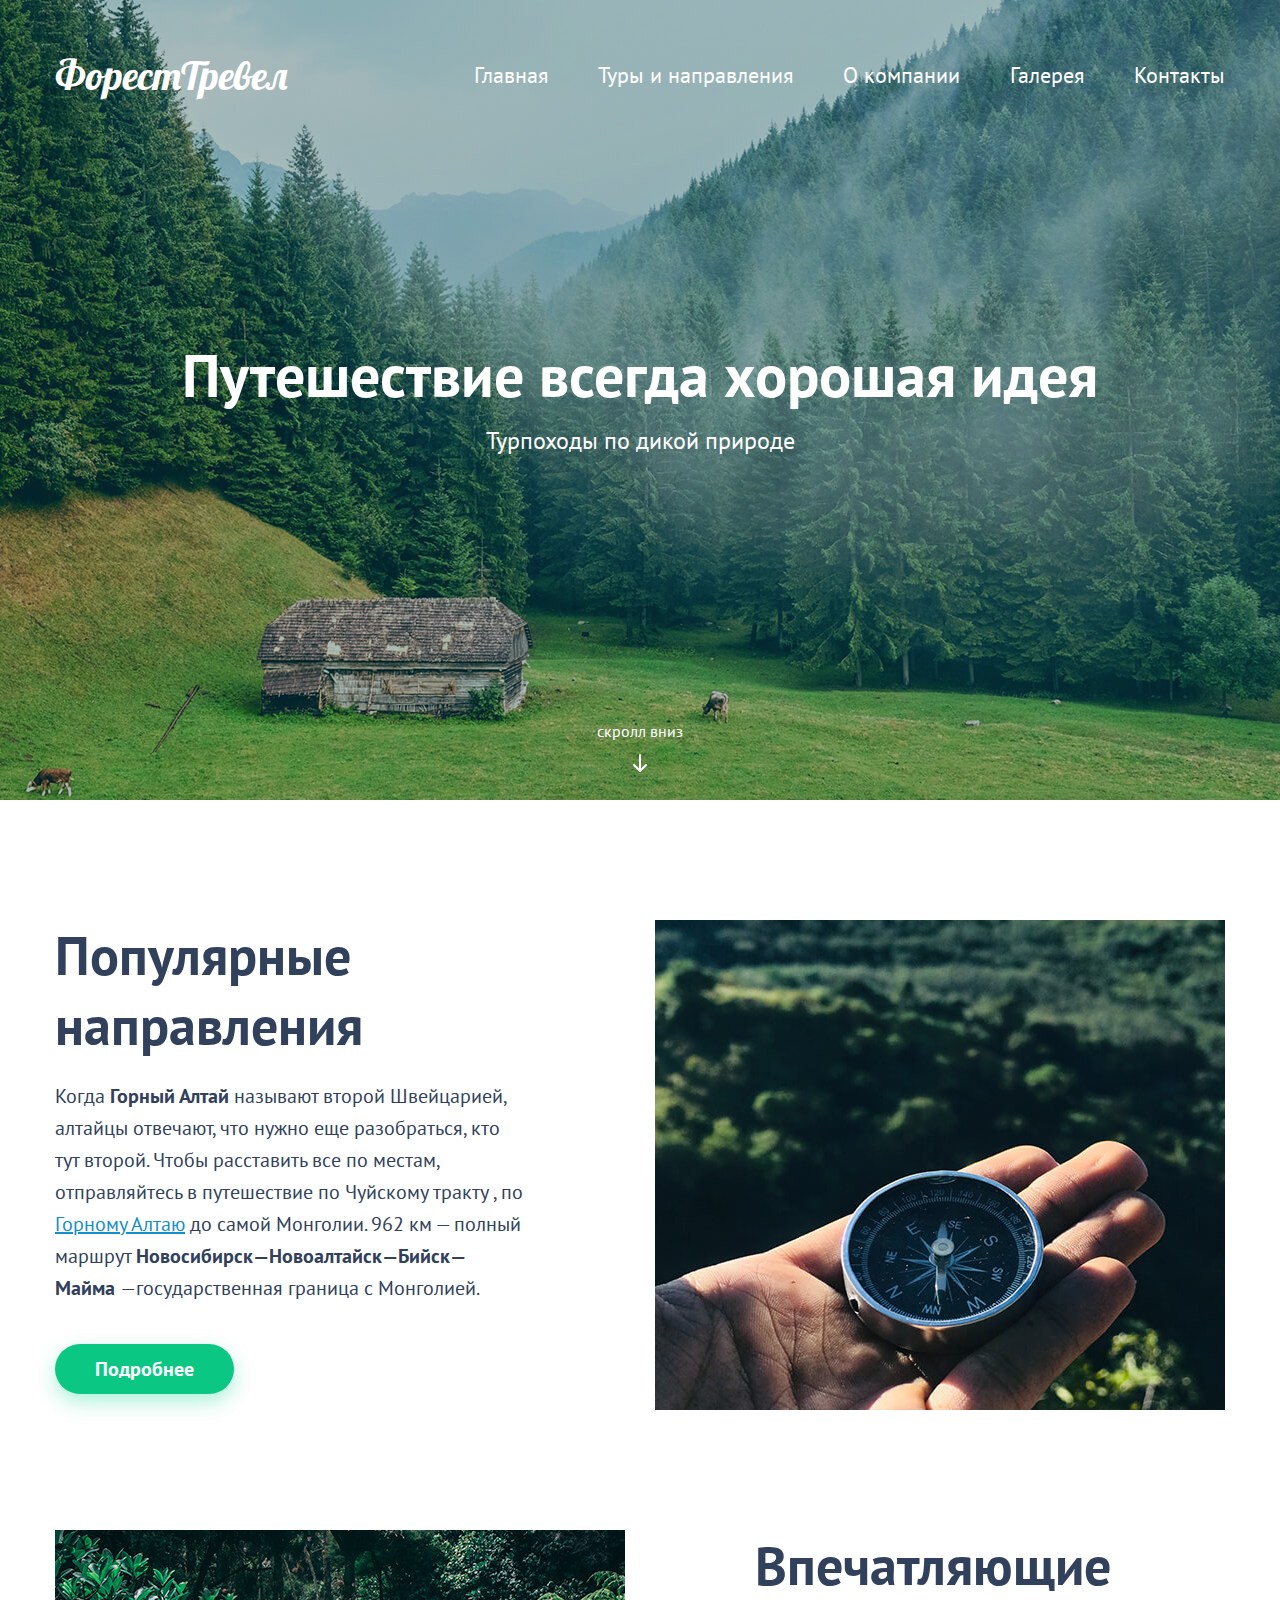
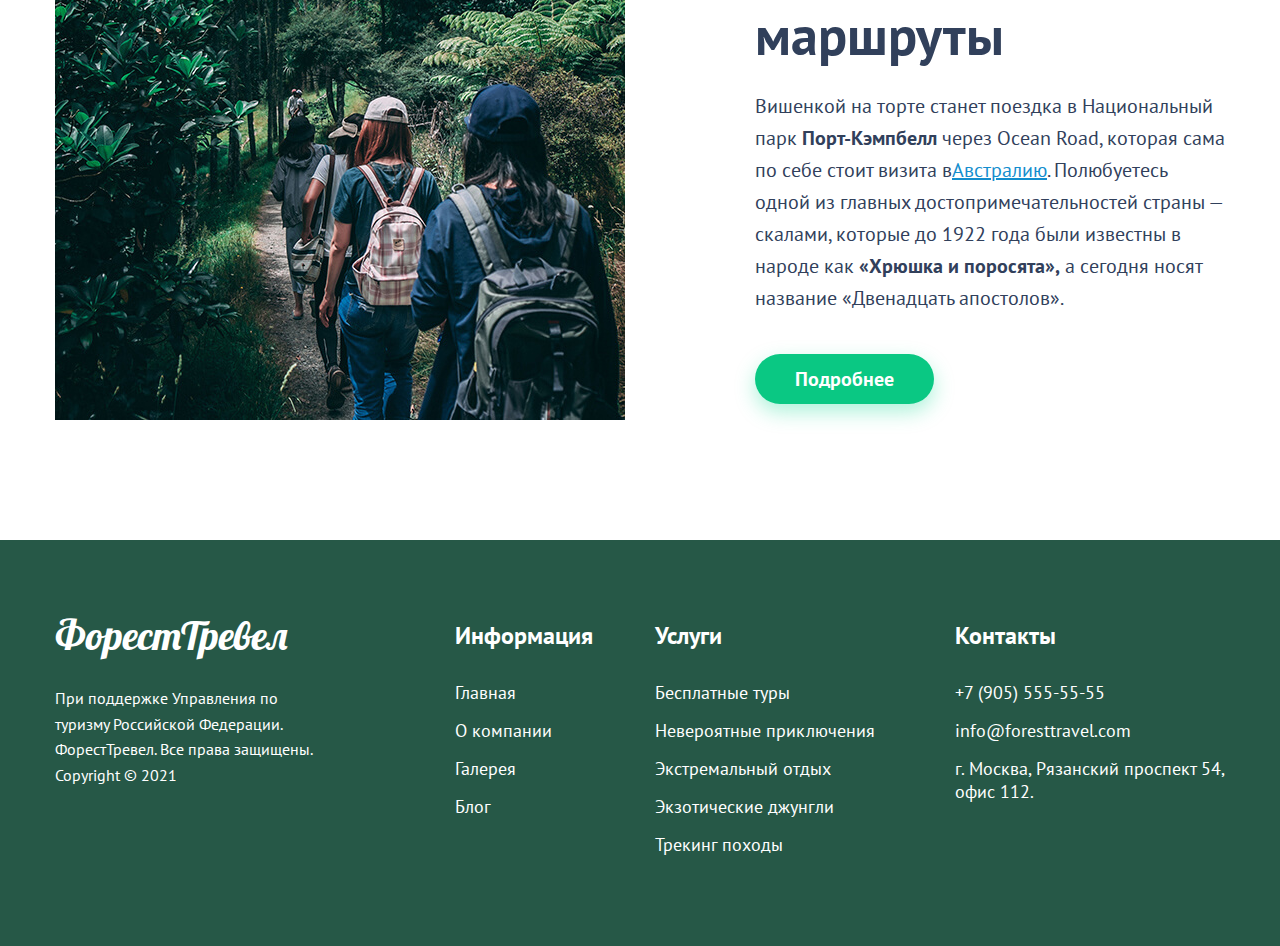
<file: index.html>
<!DOCTYPE html>
<html lang="ru">

<head>
    <meta charset="UTF-8">
    <meta name="viewport" content="width=device-width, initial-scale=1.0">
    <title>Туристическое агенство - Форест Тревел</title>
    <meta name="description" content="Турпоходы по дикой природе от туристического агенства Форест Тревел">
    <meta name="keywords" content="турпоходы, лес, природа, путешествия, турагентсво, Форест Тревел">

    <link rel="stylesheet" href="./css/main.css">

    <meta property="og:title" content="Турпоходы - Форест Тревел"/>
    <meta property="og:description" content="Турпоходы по дикой природе"/>
    <meta property="og:image" content="http://h953334u.beget.tech/ForestTravel/images/OpenGraph/OpenGraph.jpg"/>
    <meta property="og:type" content="website"/>
    <meta property="og:url" content= "http://h953334u.beget.tech/ForestTravel/index.html" />


    <link rel="apple-touch-icon" sizes="180x180" href="./images/favicons/apple-touch-icon.png">
    <link rel="icon" type="image/png" sizes="32x32" href="./images/favicons/favicon-32x32.png">
    <link rel="icon" type="image/png" sizes="16x16" href="./images/favicons/favicon-16x16.png">
    <link rel="manifest" href="./images/favicons/site.webmanifest">
    <link rel="mask-icon" href="./images/favicons/safari-pinned-tab.svg" color="#5bbad5">
    <link rel="shortcut icon" href="./images/favicons/favicon.ico">
    <meta name="msapplication-TileColor" content="#5f888d">
    <meta name="msapplication-config" content="./images/favicons/browserconfig.xml">
    <meta name="theme-color" content="#ffffff">
</head>

<body>

    <header class="header">
        <div class="header-top">
            <div class="logo"><a href="./index.html">ФорестТревел</a></div>
            <nav class="header-nav">
                <ul class="header-nav-list">
                    <li class="header-nav-list-item"><a href="./index.html" class="header-nav-link">Главная</a></li>
                    <li class="header-nav-list-item"><a href="./tours.html" class="header-nav-link">Туры и направления</a></li>
                    <li class="header-nav-list-item"><a href="404.html" class="header-nav-link">О компании</a></li>
                    <li class="header-nav-list-item"><a href="404.html" class="header-nav-link">Галерея</a></li>
                    <li class="header-nav-list-item"><a href="./contacts.html" class="header-nav-link">Контакты</a></li>
                </ul>


            </nav>
            <button class="header__burger">
                <span></span>
            </button>
        </div>

        <div class="header-content">
            <h1 class="header-title">Путешествие всегда хорошая идея</h1>
            <p>Турпоходы по дикой природе</p>
        </div>


        <a href="#scroll" class="header-scroll">скролл вниз</a>
    </header>

    <main id="scroll" class="main">

        <div class="burger__menu">


			<ul class="burger__nav">
				<li class="burger__nav-item"><a href="index.html">Главная</a></li>
				<li class="burger__nav-item"><a href="tours.html">Туры и направления</a></li>
				<li class="burger__nav-item"><a href="404.html">О компании</a></li>
				<li class="burger__nav-item"><a href="404.html">Галерея</a></li>
				<li class="burger__nav-item"><a href="tracking.html">Контакты</a></li>
			</ul>



		</div>

        <div class="container">
            <article class="main-row">
                <div class="main-content">
                    <div class="main-content-header">
                        <h2 class="main-header">Популярные направления</h2>
                    </div>

                    <div class="main-content-text">
                        <p>Когда <b>Горный Алтай</b> называют второй Швейцарией, алтайцы отвечают, что нужно еще
                            разобраться, кто тут второй. Чтобы расставить все по местам, отправляйтесь в путешествие по
                            Чуйскому тракту , по <a href=""> Горному Алтаю </a> до самой Монголии. 962 км — полный
                            маршрут
                            <b> Новосибирск—Новоалтайск—Бийск—Майма </b> —государственная граница с Монголией.
                        </p>
                    </div>

                    <a class="button" href="#">Подробнее</a>
                </div>
                <div class="main-img">
                    <img src="./images/main-page/img-01.jpg" alt="">
                </div>
            </article>

            <article class="main-row">
                <div class="main-content">
                    <div class="main-content-header">
                        <h2 class="main-header">Впечатляющие маршруты</h2>
                    </div>
                    <div class="main-content-text">
                        <p>
                            Вишенкой на торте станет поездка в Национальный парк <b>Порт-Кэмпбелл</b> через Ocean Road,
                            которая
                            сама по себе стоит визита в<a href=""> Австралию</a>. Полюбуетесь одной из главных
                            достопримечательностей
                            страны — скалами, которые до 1922 года были известны в народе как <b>«Хрюшка и
                                поросята»,</b> а
                            сегодня носят название «Двенадцать апостолов».
                        </p>
                    </div>

                    <a class="button" href="#">Подробнее</a>
                </div>
                <div class="main-img">
                    <img src="./images/main-page/img-02.jpg" alt="">
                </div>
            </article>
        </div>
    </main>

    <footer class="footer">
        <div class="container">
            <div class="footer-row">
                <div class="footer-copyright">
                    <div class="footer-logo">
                        <div class="logo"><a href="">ФорестТревел</a></div>
                    </div>

                    <p>При поддержке Управления по туризму Российской Федерации. ФорестТревел. Все права защищены.
                        Copyright © 2021</p>



                </div>

                <div class="footer-widgets-wrapper">
                    <div class="footer-widget footer-widget-info">
                        <h4 class="footer-widget-title">Информация</h4>
                        <ul class="footer-widget-list">
                            <li><a href="">Главная</a></li>
                            <li><a href="">О компании</a></li>
                            <li><a href="">Галерея</a></li>
                            <li><a href="">Блог</a></li>
                        </ul>
                    </div>

                    <div class="footer-widget footer-widget-services">
                        <h4 class="footer-widget-title">Услуги</h4>
                        <ul class="footer-widget-list">
                            <li><a href="">Бесплатные туры</a></li>
                            <li><a href="">Невероятные приключения</a></li>
                            <li><a href="">Экстремальный отдых</a></li>
                            <li><a href="">Экзотические джунгли</a></li>
                            <li><a href="">Трекинг походы</a></li>
                        </ul>
                    </div>

                    <div class="footer-widget footer-widget-contacts">
                        <h4 class="footer-widget-title">Контакты</h4>
                        <ul class="footer-widget-list">
                            <li><a href="tel:+79055555555">+7 (905) 555-55-55</a></li>
                            <li><a href="mailto:info@foresttravel.com">info@foresttravel.com</a></li>
                            <li><a href="https://yandex.ru/maps/?text={г. Москва, Рязанский проспект 54, офис 112.}" target="_blank">г. Москва, Рязанский проспект 54, офис 112.</a></li>
                        </ul>
                    </div>
                </div>
            </div>
        </div>
    </footer>
    <script src="./js/main.js"></script>
    
</body>

</html>
</file>
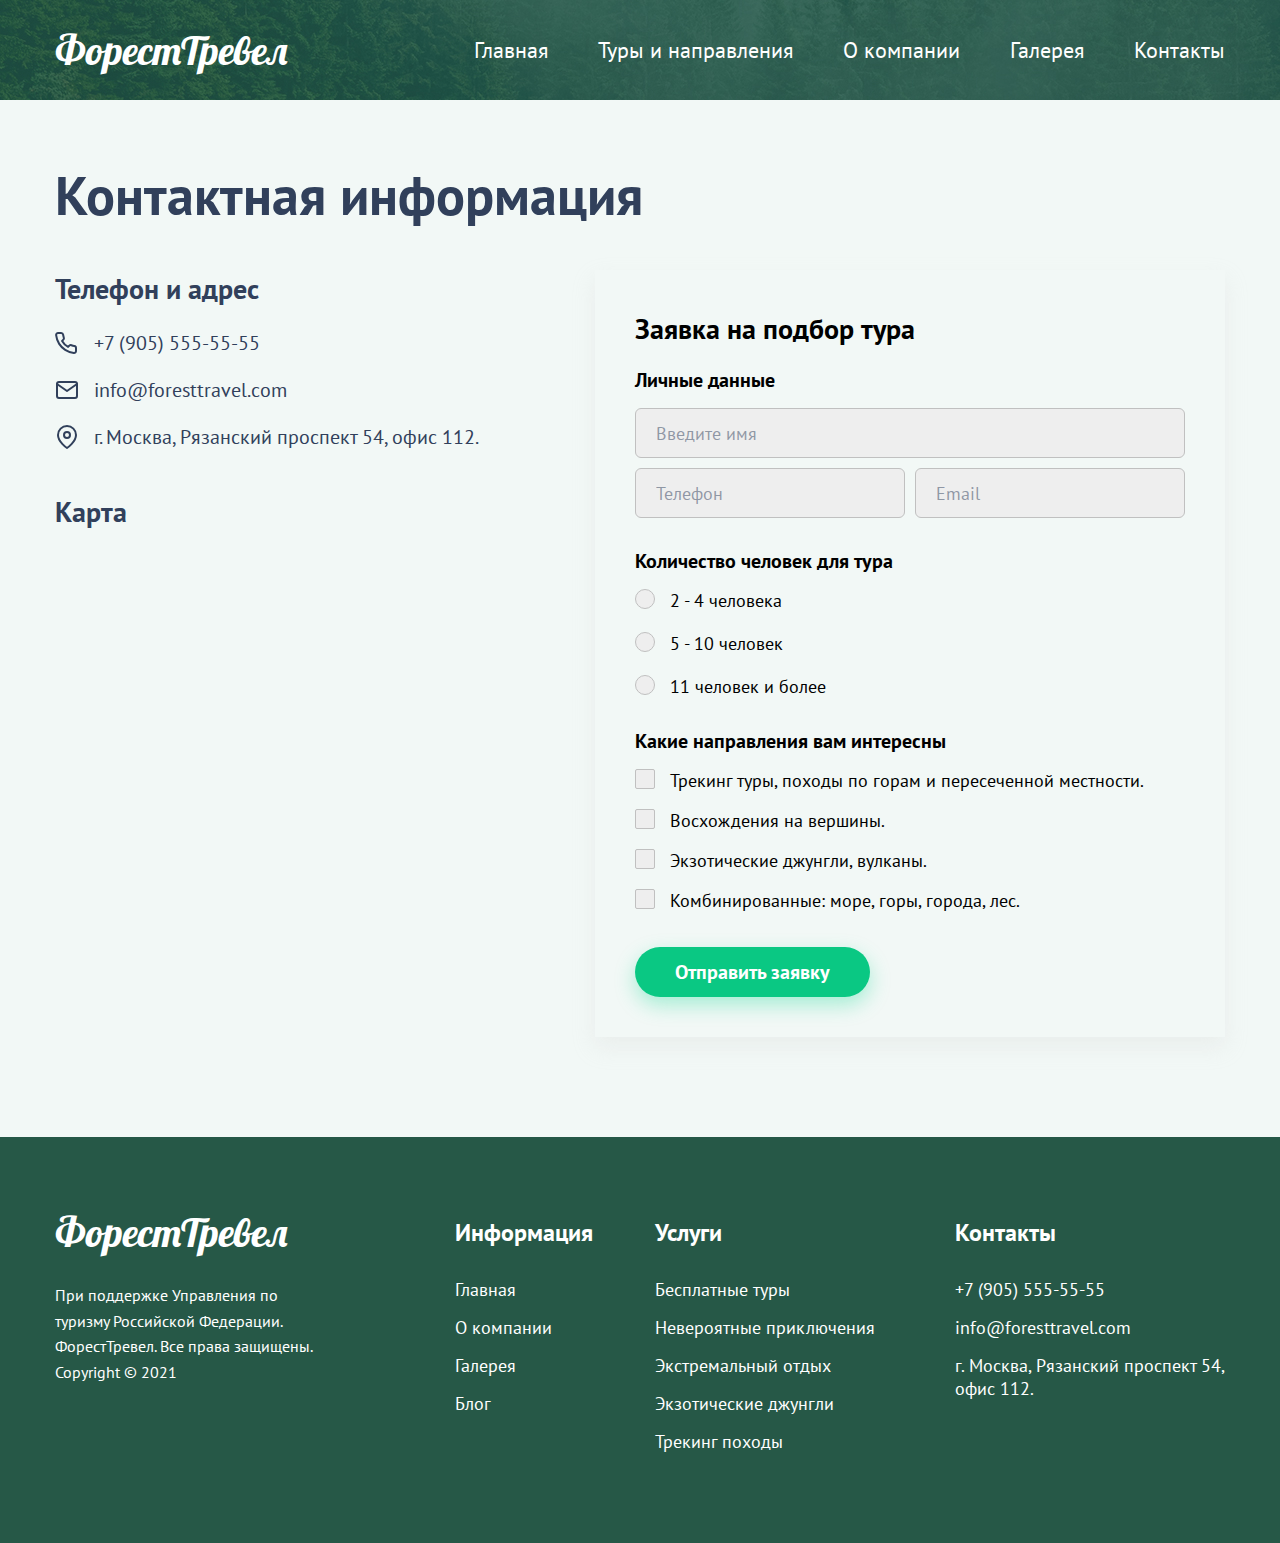
<file: contacts.html>
<!DOCTYPE html>
<html lang="ru">

<head>
    <meta charset="UTF-8">
    <meta name="viewport" content="width=device-width, initial-scale=1.0">
    <title>Контакты - Форест Тревел</title>
    <link rel="stylesheet" href="./css/main.css">

    <link rel="apple-touch-icon" sizes="180x180" href="./images/favicons/apple-touch-icon.png">
    <link rel="icon" type="image/png" sizes="32x32" href="./images/favicons/favicon-32x32.png">
    <link rel="icon" type="image/png" sizes="16x16" href="./images/favicons/favicon-16x16.png">
    <link rel="manifest" href="./images/favicons/site.webmanifest">
    <link rel="mask-icon" href="./images/favicons/safari-pinned-tab.svg" color="#5bbad5">
    <link rel="shortcut icon" href="./images/favicons/favicon.ico">
    <meta name="msapplication-TileColor" content="#5f888d">
    <meta name="msapplication-config" content="./images/favicons/browserconfig.xml">
    <meta name="theme-color" content="#ffffff">
</head>

<body>

    <header class="header header-inner">
        <div class="header-top ">
            <div class="logo"><a href="./index.html">ФорестТревел</a></div>
            <nav class="header-nav">
                <ul class="header-nav-list">
                    <li class="header-nav-list-item"><a href="./index.html" class="header-nav-link">Главная</a></li>
                    <li class="header-nav-list-item"><a href="./tours.html" class="header-nav-link">Туры и направления</a></li>
                    <li class="header-nav-list-item"><a href="404.html" class="header-nav-link">О компании</a></li>
                    <li class="header-nav-list-item"><a href="404.html" class="header-nav-link">Галерея</a></li>
                    <li class="header-nav-list-item"><a href="./contacts.html" class="header-nav-link">Контакты</a></li>
                </ul>



            </nav>
            <button class="header__burger">
                <span></span>
            </button>
        </div>



    </header>

    <main class="inner-page inner-page-contacts">
        <div class="burger__menu">


			<ul class="burger__nav">
				<li class="burger__nav-item"><a href="index.html">Главная</a></li>
				<li class="burger__nav-item"><a href="tours.html">Туры и направления</a></li>
				<li class="burger__nav-item"><a href="404.html">О компании</a></li>
				<li class="burger__nav-item"><a href="404.html">Галерея</a></li>
				<li class="burger__nav-item"><a href="tracking.html">Контакты</a></li>
			</ul>



		</div>
        <div class="container">
            <div class="contacts-header">
                <h1 class="main-header main-header-contacts">Контактная информация</h1>
            </div>


            <div class="contact-row">
                <div class="contact-info">

                    <div class="contact-block">
                        <div class="contact-block-title">
                            <h4>Телефон и адрес</h4>
                        </div>


                        <div class="contact-block-body">
                            <ul class="contact-block-list">
                                <li class="contact-list-icon phone"><a href="tel:79055555555">+7 (905) 555-55-55</a>
                                </li>
                                <li class="contact-list-icon mail"><a
                                        href="mailto:info@foresttravel.com">info@foresttravel.com</a></li>
                                <li class="contact-list-icon map"><a
                                        href="https://yandex.ru/maps/?text={г. Москва, Рязанский проспект 54, офис 112.}"
                                        target="_blank">г. Москва, Рязанский проспект 54, офис 112.</a></li>
                            </ul>
                        </div>
                    </div>

                    <div class="contact-block">

                        <div class="contact-block-title contact-block-title-map">
                            <h4>Карта</h4>
                        </div>


                        <div class="contact-block-body">

                            <div class="contact-block-body-map">
                                <iframe
                                    src="https://yandex.ru/map-widget/v1/?um=constructor%3A8746581bb98fa38ae6dcdbd7462a489c125fe00b11c7f63ba288a43cdcc803d7&amp;source=constructor"
                                    width="470" height="345" frameborder="0"></iframe>


                            </div>
                        </div>
                    </div>






                </div>


                <form class="form">

                    <div class="form-title">
                        <h3>Заявка на подбор тура</h3>
                    </div>


                    <fieldset class="form-group">

                        <legend class="form-group-title">
                            <h4>Личные данные</h4>
                        </legend>

                        <div class="form-group-row">
                            <input class="input" type="text" placeholder="Введите имя" required>
                        </div>

                        <div class="form-group-row">
                            <input class="input" type="tel" placeholder="Телефон" required>
                            <input class="input" type="email" placeholder="Email" required>
                        </div>




                    </fieldset>

                    <fieldset  class="form-group">

                        <legend class="form-group-title">
                            <h4>Количество человек для тура</h4>
                        </legend>

                        <label class="radio-row">
                            <input class="real-radio" name="number-of-people" type="radio">
                            <span class="custom-radio"></span>
                            <span>2 - 4 человека</span>

                        </label>


                        <label class="radio-row">

                            <input class="real-radio" name="number-of-people" type="radio">
                            <span class="custom-radio"></span>
                            <span>5 - 10 человек</span>

                        </label>


                        <label class="radio-row">
                            <input class="real-radio" name="number-of-people" type="radio">
                            <span class="custom-radio"></span>
                            <span>11 человек и более</span>

                        </label>







                    </fieldset>


                    <fieldset  class="form-group">
                        <legend class="form-group-title">
                            <h4>Какие направления вам интересны</h4>
                        </legend>


                        <label class="checkbox-row">
                            <input class="real-checkbox" type="checkbox">
                            <span class="custom-checkbox"></span>
                            <span>
                                Трекинг туры, походы по горам и пересеченной местности.
                            </span>
                        </label>

                        <label class="checkbox-row">
                            <input class="real-checkbox" type="checkbox">
                            <span class="custom-checkbox"></span>
                            <span>
                                Восхождения на вершины.
                            </span>
                        </label>

                        <label class="checkbox-row">
                            <input class="real-checkbox" type="checkbox">
                            <span class="custom-checkbox"></span>
                            <span>
                                Экзотические джунгли, вулканы.
                            </span>
                        </label>

                        <label class="checkbox-row">
                            <input class="real-checkbox" type="checkbox">
                            <span class="custom-checkbox"></span>
                            <span>
                                Комбинированные: море, горы, города, лес.
                            </span>
                        </label>



                    </fieldset>
                    <input type="submit" class="button" value="Отправить заявку">
                </form>
            </div>
        </div>
    </main>

    <footer class="footer">
        <div class="container">
            <div class="footer-row">
                <div class="footer-copyright">
                    <div class="footer-logo">
                        <div class="logo"><a href="">ФорестТревел</a></div>
                    </div>

                    <p>При поддержке Управления по туризму Российской Федерации. ФорестТревел. Все права защищены.
                        Copyright © 2021</p>



                </div>

                <div class="footer-widgets-wrapper">
                    <div class="footer-widget footer-widget-info">
                        <h4 class="footer-widget-title">Информация</h4>
                        <ul class="footer-widget-list">
                            <li><a href="">Главная</a></li>
                            <li><a href="">О компании</a></li>
                            <li><a href="">Галерея</a></li>
                            <li><a href="">Блог</a></li>
                        </ul>
                    </div>

                    <div class="footer-widget footer-widget-services">
                        <h4 class="footer-widget-title">Услуги</h4>
                        <ul class="footer-widget-list">
                            <li><a href="">Бесплатные туры</a></li>
                            <li><a href="">Невероятные приключения</a></li>
                            <li><a href="">Экстремальный отдых</a></li>
                            <li><a href="">Экзотические джунгли</a></li>
                            <li><a href="">Трекинг походы</a></li>
                        </ul>
                    </div>

                    <div class="footer-widget footer-widget-contacts">
                        <h4 class="footer-widget-title">Контакты</h4>
                        <ul class="footer-widget-list">
                            <li><a href="tel:79055555555">+7 (905) 555-55-55</a></li>
                            <li><a href="mailto:info@foresttravel.com">info@foresttravel.com</a></li>
                            <li><a href="https://yandex.ru/maps/?text={г. Москва, Рязанский проспект 54, офис 112.}"
                                    target="_blank">г. Москва, Рязанский проспект 54, офис 112.</a></li>
                        </ul>
                    </div>
                </div>
            </div>
        </div>
    </footer>
    <script src="./js/main.js"></script>
</body>

</html>
</file>
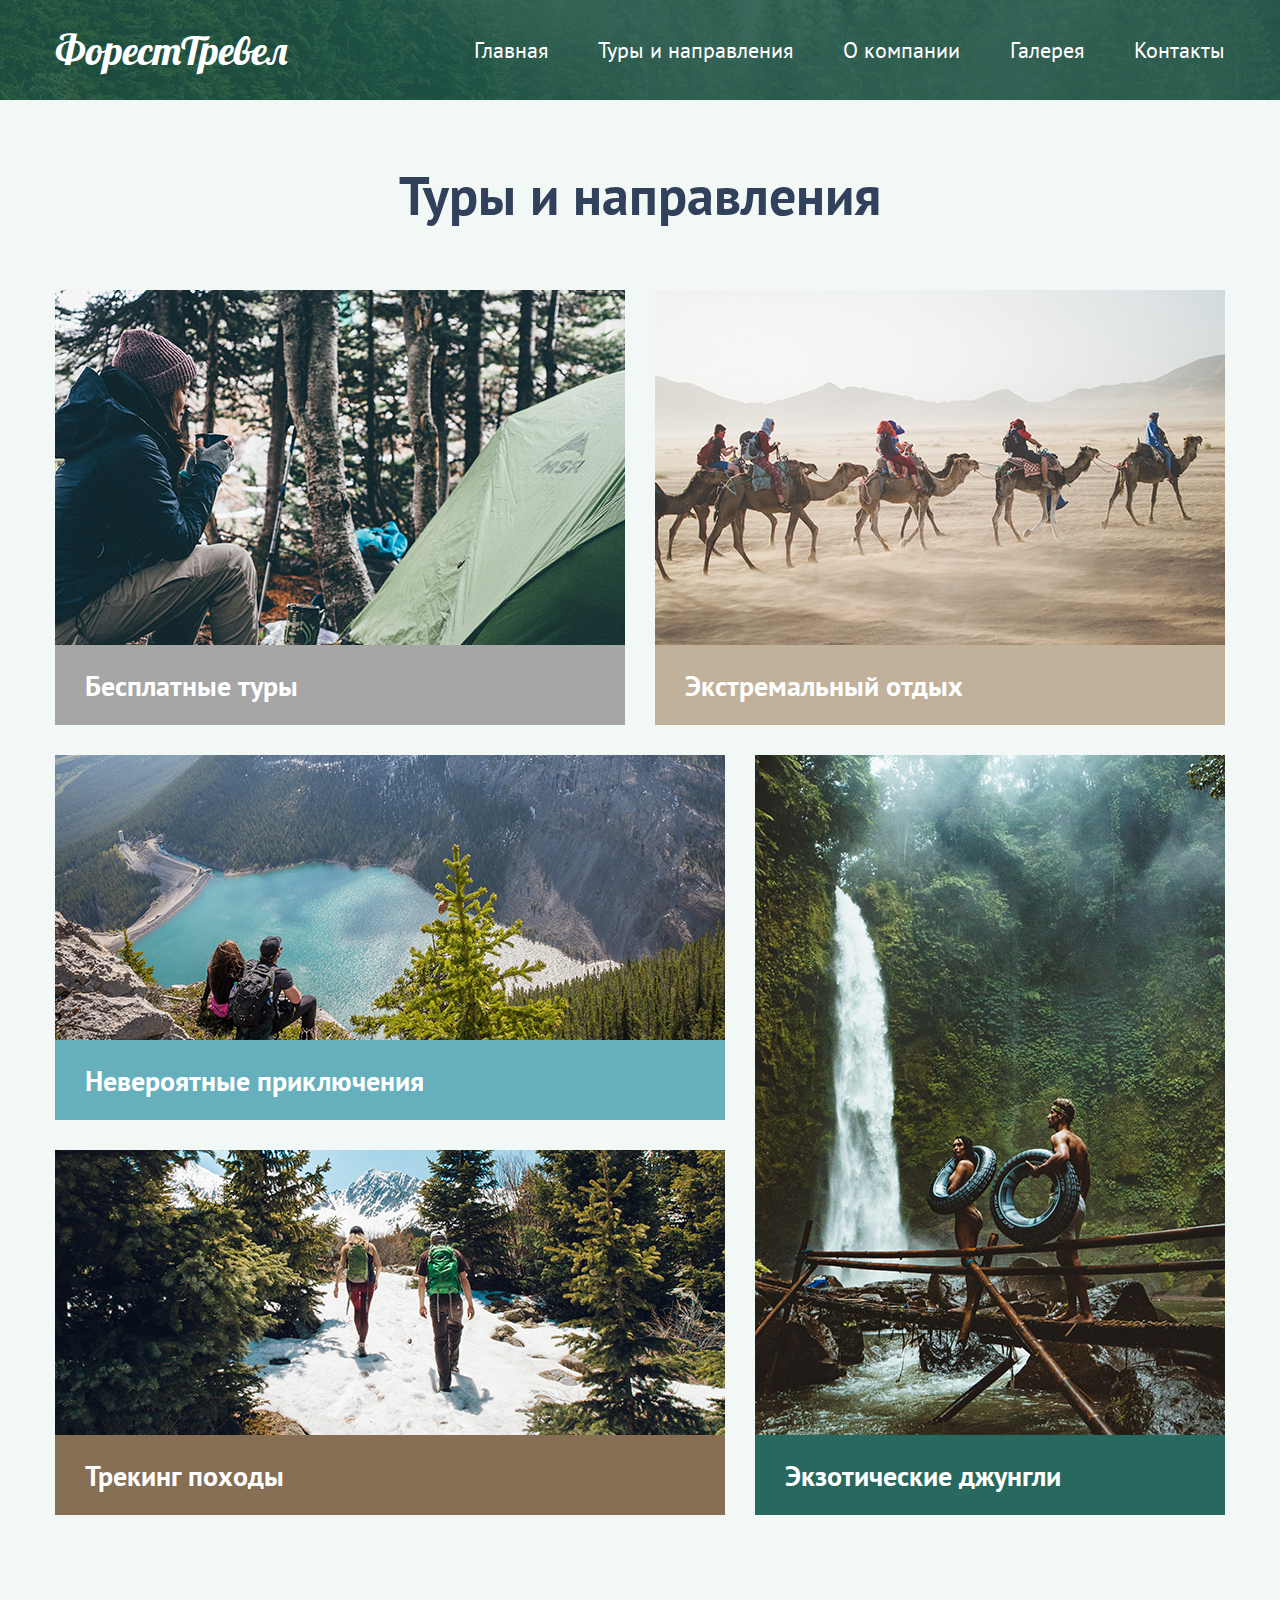
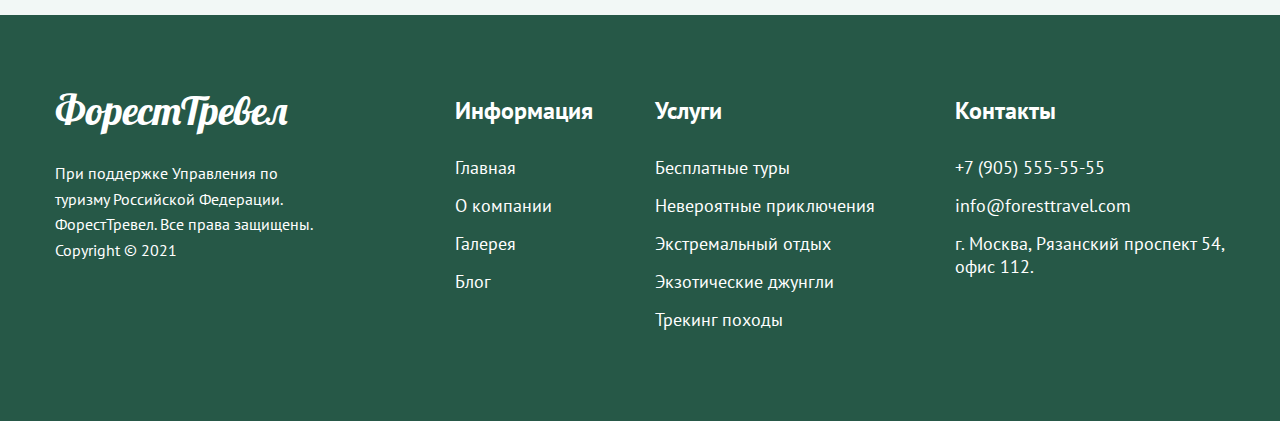
<file: tours.html>
<!DOCTYPE html>
<html lang="ru">

<head>
    <meta charset="UTF-8">
    <meta name="viewport" content="width=device-width, initial-scale=1.0">
    <title>Туры и направления - Форест Тревел</title>
    <link rel="stylesheet" href="./css/main.css">

    <link rel="apple-touch-icon" sizes="180x180" href="./images/favicons/apple-touch-icon.png">
    <link rel="icon" type="image/png" sizes="32x32" href="./images/favicons/favicon-32x32.png">
    <link rel="icon" type="image/png" sizes="16x16" href="./images/favicons/favicon-16x16.png">
    <link rel="manifest" href="./images/favicons/site.webmanifest">
    <link rel="mask-icon" href="./images/favicons/safari-pinned-tab.svg" color="#5bbad5">
    <link rel="shortcut icon" href="./images/favicons/favicon.ico">
    <meta name="msapplication-TileColor" content="#5f888d">
    <meta name="msapplication-config" content="./images/favicons/browserconfig.xml">
    <meta name="theme-color" content="#ffffff">
</head>

<body>

    <header class="header header-inner">
        <div class="header-top ">
            <div class="logo"><a href="./index.html">ФорестТревел</a></div>
            <nav class="header-nav">
                <ul class="header-nav-list">
                    <li class="header-nav-list-item"><a href="./index.html" class="header-nav-link">Главная</a></li>
                    <li class="header-nav-list-item"><a href="./tours.html" class="header-nav-link">Туры и направления</a></li>
                    <li class="header-nav-list-item"><a href="404.html" class="header-nav-link">О компании</a></li>
                    <li class="header-nav-list-item"><a href="404.html" class="header-nav-link">Галерея</a></li>
                    <li class="header-nav-list-item"><a href="./contacts.html" class="header-nav-link">Контакты</a></li>
                </ul>




            </nav>

            <button class="header__burger">
                <span></span>
            </button>
        </div>



    </header>

    <main  class="inner-page inner-page-tours">
        <div class="burger__menu">


			<ul class="burger__nav">
				<li class="burger__nav-item"><a href="index.html">Главная</a></li>
				<li class="burger__nav-item"><a href="tours.html">Туры и направления</a></li>
				<li class="burger__nav-item"><a href="404.html">О компании</a></li>
				<li class="burger__nav-item"><a href="404.html">Галерея</a></li>
				<li class="burger__nav-item"><a href="tracking.html">Контакты</a></li>
			</ul>



		</div>
        <div class="container">
            <div class="inner-page-tours-header">
                <h1 class="main-header">Туры и направления</h1>
            </div>

            <div class="cards-wrapper">
                <div class="cards-row">
                    <a href="#" class="default-card">
                
                            <picture class="card-img-wrapper">
                                <source media="(max-width: 599px)" srcset="./images/Mobile-xs/01.jpg">
                                <source media="(max-width: 899px)" srcset="./images/Mobile/01.jpg">
                                <source media="(max-width: 1199px)" srcset="./images/tablet/01.jpg">
                                
                                <img class="card-img" src="./images/cards/tours-1.jpg" alt=""></picture>
                        
                        <div class="card-title-wrapper tours-color">
                            <h3 class="card-title">Бесплатные туры</h3>
                        </div>
                    </a>
                    <a href="#" class="default-card">
                
                            <picture class="card-img-wrapper">
                                <source media="(max-width: 599px)" srcset="./images/Mobile-xs/02.jpg">
                                <source media="(max-width: 899px)" srcset="./images/Mobile/02.jpg">
                                <source media="(max-width: 1199px)" srcset="./images/tablet/02.jpg">
                                
                                <img class="card-img" src="./images/cards/tours-2.jpg" alt=""></picture>
                        
                        <div class="card-title-wrapper extreme-color">
                            <h3 class="card-title">Экстремальный отдых</h3>
                        </div>
                    </a>
                </div>

                <div class="cards-row">
                    <div class="cards-column">
                        <a href="#" class="wide-card">
                    
                                <picture class="card-img-wrapper">
                                    <source media="(max-width: 599px)" srcset="./images/Mobile-xs/03.jpg">
                                    <source media="(max-width: 899px)" srcset="./images/Mobile/03.jpg">
                                    <source media="(max-width: 1199px)" srcset="./images/tablet/03.jpg">
                                    
                                    <img class="card-img" src="./images/cards/tours-3.jpg" alt=""></picture>
                            
                            <div class="card-title-wrapper adventures-color">
                                <h3 class="card-title">Невероятные приключения</h3>
                            </div>
                        </a>
                        <a href="./tracking.html" class=" wide-card">
                    
                                <picture class="card-img-wrapper">
                                    <source media="(max-width: 599px)" srcset="./images/Mobile-xs/04.jpg">
                                    <source media="(max-width: 899px)" srcset="./images/Mobile/04.jpg">
                                    <source media="(max-width: 1199px)" srcset="./images/tablet/04.jpg">
                                    
                                    <img class="card-img" src="./images/cards/tours-4.jpg" alt=""></picture>
                            
                            <div class="card-title-wrapper tracking-color">
                                <h3 class="card-title">Трекинг походы</h3>
                            </div>
                        </a>
                    </div>
                    
                        <a href="#" class=" high-card">
                    
                                <picture class="card-img-wrapper">
                                    <source media="(max-width: 599px)" srcset="./images/Mobile-xs/05.jpg">
                                    <source media="(max-width: 899px)" srcset="./images/Mobile/05.jpg">
                                    <source media="(max-width: 1199px)" srcset="./images/tablet/05.jpg">
                                    
                                    <img class="card-img" src="./images/cards/tours-5.jpg" alt=""></picture>
                            
                            <div class="card-title-wrapper jungle-color">
                                <h3 class="card-title">Экзотические джунгли</h3>
                            </div>
                        </a>
                    
                </div>
            </div>
        </div>
    </main>

    <footer class="footer">
        <div class="container">
            <div class="footer-row">
                <div class="footer-copyright">
                    <div class="footer-logo">
                        <div class="logo"><a href="">ФорестТревел</a></div>
                    </div>

                    <p>При поддержке Управления по туризму Российской Федерации. ФорестТревел. Все права защищены.
                        Copyright © 2021</p>



                </div>

                <div class="footer-widgets-wrapper">
                    <div class="footer-widget footer-widget-info">
                        <h4 class="footer-widget-title">Информация</h4>
                        <ul class="footer-widget-list">
                            <li><a href="">Главная</a></li>
                            <li><a href="">О компании</a></li>
                            <li><a href="">Галерея</a></li>
                            <li><a href="">Блог</a></li>
                        </ul>
                    </div>

                    <div class="footer-widget footer-widget-services">
                        <h4 class="footer-widget-title">Услуги</h4>
                        <ul class="footer-widget-list">
                            <li><a href="">Бесплатные туры</a></li>
                            <li><a href="">Невероятные приключения</a></li>
                            <li><a href="">Экстремальный отдых</a></li>
                            <li><a href="">Экзотические джунгли</a></li>
                            <li><a href="">Трекинг походы</a></li>
                        </ul>
                    </div>

                    <div class="footer-widget footer-widget-contacts">
                        <h4 class="footer-widget-title">Контакты</h4>
                        <ul class="footer-widget-list">
                            <li><a href="tel:+79055555555">+7 (905) 555-55-55</a></li>
                            <li><a href="mailto:info@foresttravel.com">info@foresttravel.com</a></li>
                            <li><a href="https://yandex.ru/maps/?text={г. Москва, Рязанский проспект 54, офис 112.}"
                                    target="_blank">г. Москва, Рязанский проспект 54, офис 112.</a></li>
                        </ul>
                    </div>
                </div>
            </div>
        </div>
    </footer>
    <script src="./js/main.js"></script>
</body>

</html>
</file>
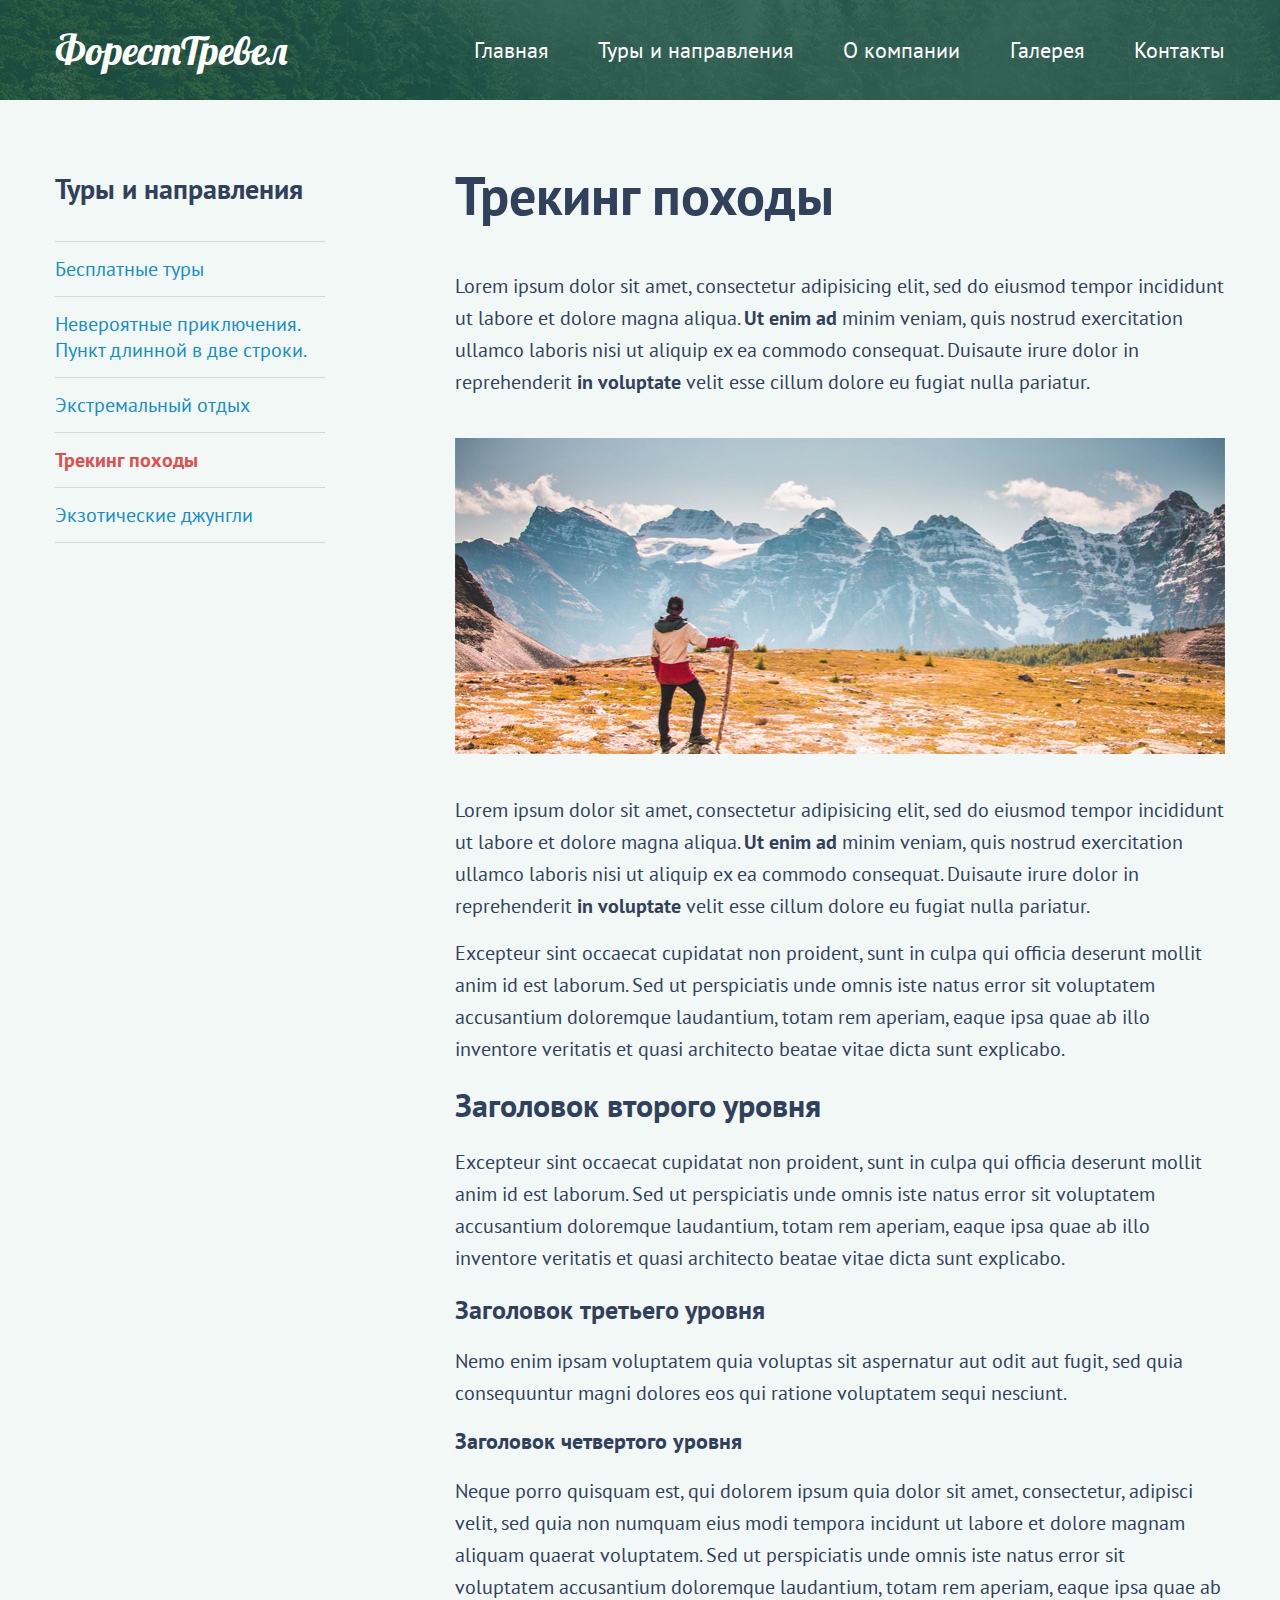
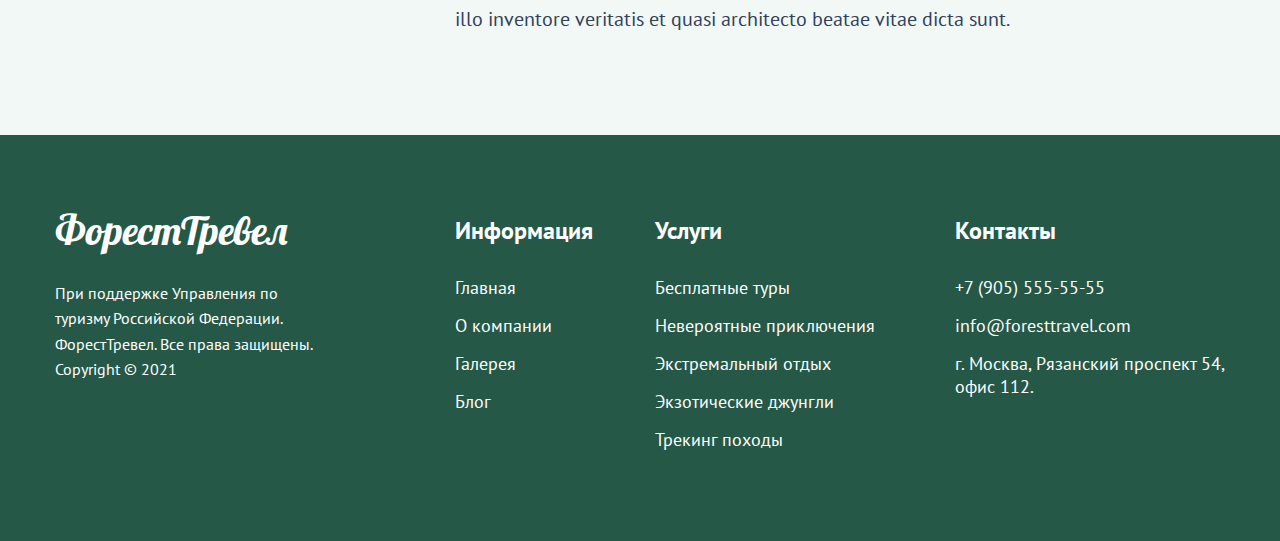
<file: tracking.html>
<!DOCTYPE html>
<html lang="ru">

<head>
    <meta charset="UTF-8">
    <meta name="viewport" content="width=device-width, initial-scale=1.0">
    <title>Трекинг походы - Форест Тревел</title>
    <link rel="stylesheet" href="./css/main.css">

    <link rel="apple-touch-icon" sizes="180x180" href="./images/favicons/apple-touch-icon.png">
    <link rel="icon" type="image/png" sizes="32x32" href="./images/favicons/favicon-32x32.png">
    <link rel="icon" type="image/png" sizes="16x16" href="./images/favicons/favicon-16x16.png">
    <link rel="manifest" href="./images/favicons/site.webmanifest">
    <link rel="mask-icon" href="./images/favicons/safari-pinned-tab.svg" color="#5bbad5">
    <link rel="shortcut icon" href="./images/favicons/favicon.ico">
    <meta name="msapplication-TileColor" content="#5f888d">
    <meta name="msapplication-config" content="./images/favicons/browserconfig.xml">
    <meta name="theme-color" content="#ffffff">
</head>

<body>

    <header class="header header-inner">
        <div class="header-top ">
            <div class="logo"><a href="./index.html">ФорестТревел</a></div>
            <nav class="header-nav">
                <ul class="header-nav-list">
                    <li class="header-nav-list-item"><a href="./index.html" class="header-nav-link">Главная</a></li>
                    <li class="header-nav-list-item"><a href="./tours.html" class="header-nav-link">Туры и направления</a></li>
                    <li class="header-nav-list-item"><a href="404.html" class="header-nav-link">О компании</a></li>
                    <li class="header-nav-list-item"><a href="404.html" class="header-nav-link">Галерея</a></li>
                    <li class="header-nav-list-item"><a href="./contacts.html" class="header-nav-link">Контакты</a></li>
                </ul>


            </nav>
            <button class="header__burger">
                <span></span>
            </button>
        </div>



    </header>

    <main class="inner-page">
        <div class="burger__menu">


			<ul class="burger__nav">
				<li class="burger__nav-item"><a href="index.html">Главная</a></li>
				<li class="burger__nav-item"><a href="tours.html">Туры и направления</a></li>
				<li class="burger__nav-item"><a href="404.html">О компании</a></li>
				<li class="burger__nav-item"><a href="404.html">Галерея</a></li>
				<li class="burger__nav-item"><a href="tracking.html">Контакты</a></li>
			</ul>



		</div>
        <div class="container">
            <div class="row-article-page">
                <nav class="article-page-nav">
                    <h3 class="article-page-nav-title">Туры и направления</h3>
                    <ul class="article-page-nav-list">
                        <li><a href="">Бесплатные туры</a></li>
                        <li><a href="">Невероятные приключения. Пункт длинной в две строки.</a></li>
                        <li><a href="">Экстремальный отдых</a></li>
                        <li><a class="active" href="">Трекинг походы</a></li>
                        <li><a href="">Экзотические джунгли</a></li>
                    </ul>
                </nav>

                <article class="article-page-article">
                    <h1>Трекинг походы</h1>
                    <p>Lorem ipsum dolor sit amet, consectetur adipisicing elit, sed do eiusmod tempor incididunt ut
                        labore et dolore magna aliqua. <b>Ut enim ad</b> minim veniam, quis nostrud exercitation ullamco
                        laboris nisi ut aliquip ex ea commodo consequat. <a href="#">Duis</a><a href="#"> aute irure</a> dolor in reprehenderit <b> in
                        voluptate </b> velit esse cillum dolore eu fugiat nulla pariatur. </p>
                    <img src="./images/arcticles/article-01.jpg" alt="Трекинг походы">

                    <p>Lorem ipsum dolor sit amet, consectetur adipisicing elit, sed do eiusmod tempor incididunt ut
                        labore et dolore magna aliqua. <b>Ut enim ad</b> minim veniam, quis nostrud exercitation ullamco
                        laboris nisi ut aliquip ex ea commodo consequat. <a href="#">Duis</a><a href="#"> aute irure</a> dolor in reprehenderit <b> in
                        voluptate </b> velit esse cillum dolore eu fugiat nulla pariatur. </p>
                    <p>Excepteur sint occaecat cupidatat non proident, sunt in culpa qui officia deserunt mollit anim id
                        est laborum. Sed ut perspiciatis unde omnis iste natus error sit voluptatem accusantium
                        doloremque laudantium, totam rem aperiam, eaque ipsa quae ab illo inventore veritatis et quasi
                        architecto beatae vitae dicta sunt explicabo.
                    </p>

                    <h2>Заголовок второго уровня</h2>

                    <p>Excepteur sint occaecat cupidatat non proident, sunt in culpa qui officia deserunt mollit anim id
                        est laborum. Sed ut perspiciatis unde omnis iste natus error sit voluptatem accusantium
                        doloremque laudantium, totam rem aperiam, eaque ipsa quae ab illo inventore veritatis et quasi
                        architecto beatae vitae dicta sunt explicabo. </p>

                    <h3>Заголовок третьего уровня
                    </h3>

                    <p>Nemo enim ipsam voluptatem quia voluptas sit aspernatur aut odit aut fugit, sed quia consequuntur
                        magni dolores eos qui ratione voluptatem sequi nesciunt.
                    </p>

                    <h4>Заголовок четвертого уровня
                    </h4>

                    <p>Neque porro quisquam est, qui dolorem ipsum quia dolor sit amet, consectetur, adipisci velit, sed
                        quia non numquam eius modi tempora incidunt ut labore et dolore magnam aliquam quaerat
                        voluptatem.
                        Sed ut perspiciatis unde omnis iste natus error sit voluptatem accusantium doloremque
                        laudantium, totam rem aperiam, eaque ipsa quae ab illo inventore veritatis et quasi architecto
                        beatae vitae dicta sunt.</p>
                </article>
            </div>
        </div>
    </main>

    <footer class="footer">
        <div class="container">
            <div class="footer-row">
                <div class="footer-copyright">
                    <div class="footer-logo">
                        <div class="logo"><a href="">ФорестТревел</a></div>
                    </div>

                    <p>При поддержке Управления по туризму Российской Федерации. ФорестТревел. Все права защищены.
                        Copyright © 2021</p>



                </div>

                <div class="footer-widgets-wrapper">
                    <div class="footer-widget footer-widget-info">
                        <h4 class="footer-widget-title">Информация</h4>
                        <ul class="footer-widget-list">
                            <li><a href="">Главная</a></li>
                            <li><a href="">О компании</a></li>
                            <li><a href="">Галерея</a></li>
                            <li><a href="">Блог</a></li>
                        </ul>
                    </div>

                    <div class="footer-widget footer-widget-services">
                        <h4 class="footer-widget-title">Услуги</h4>
                        <ul class="footer-widget-list">
                            <li><a href="">Бесплатные туры</a></li>
                            <li><a href="">Невероятные приключения</a></li>
                            <li><a href="">Экстремальный отдых</a></li>
                            <li><a href="">Экзотические джунгли</a></li>
                            <li><a href="">Трекинг походы</a></li>
                        </ul>
                    </div>

                    <div class="footer-widget footer-widget-contacts">
                        <h4 class="footer-widget-title">Контакты</h4>
                        <ul class="footer-widget-list">
                            <li><a href="tel:+79055555555">+7 (905) 555-55-55</a></li>
                            <li><a href="mailto:info@foresttravel.com">info@foresttravel.com</a></li>
                            <li><a href="https://yandex.ru/maps/?text={г. Москва, Рязанский проспект 54, офис 112.}"
                                    target="_blank">г. Москва, Рязанский проспект 54, офис 112.</a></li>
                        </ul>
                    </div>
                </div>
            </div>
        </div>
    </footer>
    <script src="./js/main.js"></script>
</body>

</html>
</file>
<file: css/main.css>
@import "./reset.css";
@import url("https://fonts.googleapis.com/css2?family=Lobster&family=PT+Sans:wght@400;700&display=swap");
html {
  scroll-behavior: smooth;
  height: 100%;
}

body {
  font-family: "PT Sans", sans-serif;
  line-height: normal;
  height: 100%;
  display: flex;
  flex-direction: column;
}

input {
  font-family: "PT Sans", sans-serif;
}

.container {
  width: 1200px;
  margin: 0 auto;
  padding: 0 15px;
}

.inner-page {
  padding: 60px 0 100px;
  background-color: #f2f8f6;
}

.main-header {
  font-size: 54px;
  font-weight: 700;
  color: #31405B;
}

.header__burger {
  display: none;
  width: 40px;
  height: 25px;
  position: relative;
  background-color: transparent;
  z-index: 1000;
}
.header__burger span {
  position: absolute;
  transform: translate(-50%, -50%);
  height: 3px;
  width: 40px;
  background-color: #fff;
  transition: 0.3s;
}
.header__burger span:after, .header__burger span:before {
  content: "";
  position: absolute;
  height: 3px;
  width: 40px;
  background-color: #fff;
  transition: 0.3s;
  border-radius: 2px;
}
.header__burger span:after {
  transform: translate(-50%, 9px);
}
.header__burger span:before {
  transform: translate(-50%, -9px);
}
.header__burger.header__burger--active {
  position: fixed;
  right: 15px;
}
.header__burger.header__burger--active span {
  background-color: transparent;
}
.header__burger.header__burger--active span:after {
  transform: translate(-14px, 14px);
  rotate: 45deg;
  border-radius: 0px;
}
.header__burger.header__burger--active span:before {
  transform: translate(-14px, -14px);
  rotate: -45deg;
  border-radius: 0px;
}
@media (max-width: 1199px) {
  .header__burger {
    display: block;
  }
}

.burger__menu {
  padding: 40px 15px 40px;
  display: flex;
  flex-direction: column;
  height: 100vh;
  width: 320px;
  position: fixed;
  z-index: 999;
  top: 50%;
  right: 0;
  transform: translate(100%, -50%);
  background-color: #232323;
  color: #fff;
  transition: transform 0.4s;
}
.burger__menu.burger__menu--active {
  transform: translate(0, -50%);
}

.burger__nav {
  display: flex;
  flex-direction: column;
  row-gap: 28px;
  font-size: 18px;
  font-weight: 600;
  line-height: 1.3;
}

a.mainpage-link {
  color: #138ece;
}

a.button {
  display: inline-block;
  color: #fff;
  font-weight: 700;
  padding: 12px 40px;
  border-radius: 50px;
  background-color: #0AC883;
  box-shadow: 0px 8px 20px 0px rgba(24, 219, 148, 0.35);
  font-size: 20px;
}

input.button {
  display: inline-block;
  color: #fff;
  font-weight: 700;
  padding: 12px 40px;
  border-radius: 50px;
  background-color: #0AC883;
  box-shadow: 0px 8px 20px 0px rgba(24, 219, 148, 0.35);
  font-size: 20px;
}

.logo {
  font-family: "Lobster", cursive;
  font-size: 40px;
}

.header {
  position: relative;
  height: 800px;
  padding-top: 50px;
  background-color: #265847;
  background-image: url("./../images/header/header-bg.jpg");
  background-repeat: no-repeat;
  background-position: center;
  background-size: cover;
  color: #fff;
  flex-shrink: 0;
}

.header-inner {
  display: flex;
  align-items: center;
  height: 100px;
  background-color: #265847;
  background-image: url("./../images/header/header-small-bg.jpg");
  background-repeat: no-repeat;
  background-position: center;
  background-size: cover;
  padding-top: 0;
}

.header-inner .header-nav-list {
  align-items: center;
}

.header-top {
  display: flex;
  justify-content: space-between;
  align-items: center;
  margin: 0 auto;
  width: 1170px;
}

.header-nav {
  font-size: 22px;
}

.header-nav-list {
  display: flex;
  gap: 50px;
}

.header-content {
  position: absolute;
  width: 1170px;
  top: 50%;
  left: 50%;
  transform: translate(-50%, -50%);
  text-align: center;
}

.header-content p {
  font-size: 24px;
}

.header-title {
  margin-bottom: 20px;
  font-size: 60px;
  font-weight: 700;
  line-height: 1;
}

.header-scroll {
  position: absolute;
  bottom: 25px;
  left: 50%;
  transform: translateX(-50%);
  display: inline-block;
  padding-bottom: 34px;
  font-size: 16px;
  text-decoration: none;
}

.header-scroll::after {
  position: absolute;
  bottom: 0;
  left: 50%;
  transform: translateX(-50%);
  display: block;
  content: "";
  width: 24px;
  height: 24px;
  background-image: url("./../images/header/arrow-down.svg");
}

.main {
  padding: 120px 0;
  color: #31405B;
}

.main-row {
  display: flex;
  justify-content: space-between;
}

.main-row:not(:last-child) {
  margin-bottom: 120px;
}

.main-row:nth-child(even) {
  flex-direction: row-reverse;
}

.main-content {
  width: 470px;
}

.main-img {
  width: 570px;
}

.main-content-header {
  margin-bottom: 20px;
}

.main-content-text {
  margin-bottom: 40px;
  font-size: 20px;
  line-height: 1.6;
  color: #31405B;
}

.main-content-text a {
  color: #138ECE;
  text-decoration: underline;
}

.main-content-text p {
  margin-top: 0;
  margin-bottom: 15px;
}

.footer {
  background-color: #265847;
  padding: 70px 0 90px;
  color: #fff;
  margin-top: auto;
}

.footer a:hover {
  text-decoration: underline;
}

.footer-row {
  display: flex;
  justify-content: space-between;
}

.footer-copyright {
  width: 270px;
}

.footer-copyright p {
  font-size: 16px;
  line-height: 1.6;
}

.footer-logo {
  margin-bottom: 26px;
}

.footer-logo a:hover {
  text-decoration: none;
}

.footer-widgets-wrapper {
  display: flex;
  justify-content: space-between;
  padding-top: 10px;
  -moz-column-gap: 30px;
       column-gap: 30px;
}

.footer-widget-title {
  margin-bottom: 30px;
  font-weight: 700;
  font-size: 24px;
}

.footer-widget-list {
  display: flex;
  flex-direction: column;
  gap: 15px;
  font-size: 18px;
}

.footer-widget-info {
  width: 170px;
}

.footer-widget-services {
  width: 270px;
}

.footer-widget-contacts {
  width: 270px;
}

.row-article-page {
  display: flex;
  justify-content: space-between;
}

.article-page-nav {
  padding-top: 10px;
  width: 270px;
  flex-shrink: 0;
  flex-grow: 0;
}

.article-page-nav-title {
  margin-bottom: 34px;
  color: #31405B;
  font-size: 28px;
  font-weight: 700;
}

.article-page-nav-list {
  color: #138ECE;
  font-size: 20px;
  font-weight: 400;
}

.article-page-nav-list a {
  display: block;
  padding: 14px 0;
  transition: all 0.3s;
}

.article-page-nav-list a.active {
  color: #E04E4E;
  font-weight: 700;
}

.article-page-nav-list a:hover {
  color: #E04E4E;
  font-weight: 700;
}

.article-page-nav-list li {
  border-bottom: #D6D9D8 solid 1px;
}

.article-page-nav-list li:first-child {
  border-top: #D6D9D8 solid 1px;
}

.article-page-article {
  color: #31405B;
  width: 770px;
  flex-shrink: 0;
  flex-grow: 0;
  font-size: 20px;
  line-height: 1.6;
}
.article-page-article p {
  line-height: 1.6;
}

.article-page-article img {
  display: block;
}

.article-page-article h1,
.article-page-article h2,
.article-page-article h3,
.article-page-article h4,
.article-page-article h5,
.article-page-article h6 {
  margin-bottom: 15px;
  font-weight: 700;
}

.article-page-article h1 {
  font-size: 54px;
  margin-bottom: 40px;
  line-height: normal;
}

.article-page-article h2 {
  font-size: 32px;
}

.article-page-article h3 {
  font-size: 26px;
}

.article-page-article h4 {
  font-size: 22px;
}

.article-page-article h5 {
  font-size: 20px;
}

.article-page-article h6 {
  font-size: 18px;
}

.article-page-article p {
  margin-bottom: 15px;
}

.article-page-article > *:last-child {
  margin-bottom: 0;
}

.article-page-article img {
  margin-top: 40px;
  margin-bottom: 40px;
}

.cards-wrapper {
  display: flex;
  flex-direction: column;
  row-gap: 30px;
}

.default-card {
  width: 570px;
}

.wide-card {
  width: 670px;
}

.high-card {
  width: 470px;
}

.tours-color {
  background-color: #A6A6A6;
}

.extreme-color {
  background-color: #C1B19B;
}

.adventures-color {
  background-color: #66B0BE;
}

.tracking-color {
  background-color: #876F56;
}

.jungle-color {
  background-color: #27695E;
}

.cards-row {
  display: flex;
  -moz-column-gap: 30px;
       column-gap: 30px;
}

.cards-column {
  display: flex;
  flex-direction: column;
  row-gap: 30px;
}

.card-title-wrapper {
  display: flex;
  align-items: center;
  height: 80px;
  color: #fff;
  font-size: 28px;
  font-weight: 700;
  padding: 0 30px;
  overflow: hidden;
  white-space: nowrap;
}

.card-title {
  text-overflow: ellipsis;
  overflow: hidden;
  width: 100%;
}

.card-img {
  transition: 0.3s;
}

.card-img-wrapper {
  overflow: hidden;
  display: block;
}

.card-img:hover {
  scale: 1.1;
}

.contact-row {
  display: flex;
  justify-content: space-between;
  align-items: flex-start;
}

.contact-info {
  width: 470px;
  display: flex;
  flex-direction: column;
  -moz-column-gap: 40px;
       column-gap: 40px;
}

.contacts-header {
  margin-bottom: 40px;
}

.contact-block-title {
  margin-bottom: 20px;
  color: #31405B;
  font-size: 28px;
  font-weight: 700;
}

.contact-block-list {
  display: flex;
  flex-direction: column;
  gap: 15px;
  color: #31405B;
  font-size: 20px;
  line-height: 1.6;
}

.contact-block:not(:last-of-type) {
  margin-bottom: 40px;
}

.contact-block-list a:hover {
  color: #138ece;
}

.contact-list-icon {
  position: relative;
  padding-left: 39px;
}

.contact-list-icon::before {
  content: "";
  position: absolute;
  top: 4px;
  left: 0;
  width: 24px;
  height: 24px;
  background-size: auto;
  background-repeat: no-repeat;
  vertical-align: bottom;
}

.contact-list-icon.phone::before {
  background-image: url("./../images/icons/phone.svg");
}

.contact-list-icon.mail::before {
  background-image: url("./../images/icons/mail.svg");
}

.contact-list-icon.map::before {
  background-image: url("./../images/icons/map-pin.svg");
}

.inner-page-tours-header {
  margin-bottom: 60px;
  text-align: center;
}

.checkbox-row {
  display: flex;
  align-items: flex-start;
  -moz-column-gap: 15px;
       column-gap: 15px;
  margin-bottom: 17px;
}

.checkbox-row:last-child {
  margin-bottom: 0;
}

.real-checkbox {
  height: 0;
  width: 0;
  position: absolute;
  opacity: 0;
  z-index: -1;
  -webkit-appearance: none;
     -moz-appearance: none;
          appearance: none;
}

.real-checkbox:checked + .custom-checkbox::before {
  transform: translate(-50%, -50%) scale(1);
}

.custom-checkbox {
  position: relative;
  flex-shrink: 0;
  width: 20px;
  height: 20px;
  display: inline-block;
  border-radius: 2px;
  border: 1px solid #C0C0C0;
  background: #EEE;
  vertical-align: bottom;
}

.real-checkbox:focus + .custom-checkbox {
  border: 1px solid #2AB698;
  box-shadow: 0 0 10px rgba(42, 182, 152, 0.5), 0 0 0px 2px #333;
}

.custom-checkbox::before {
  position: absolute;
  top: 50%;
  left: 50%;
  transform: translate(-50%, -50%) scale(0);
  content: "";
  width: 17px;
  height: 17px;
  background-image: url("./../images/icons/check.svg");
  transition: transform 0.3s;
}

.radio-row {
  display: flex;
  align-items: flex-start;
  margin-bottom: 20px;
  gap: 15px;
}

label.radio-row:last-child {
  margin: 0;
}

.custom-radio {
  position: relative;
  display: inline-block;
  width: 20px;
  height: 20px;
  background-color: #eeeeee;
  border: 1px solid #C0C0C0;
  border-radius: 50%;
  vertical-align: bottom;
  flex-shrink: 0;
}

.custom-radio:before {
  position: absolute;
  top: 50%;
  left: 50%;
  transform: translate(-50%, -50%) scale(0);
  content: "";
  width: 12px;
  height: 12px;
  background-color: #2AB698;
  border-radius: 50%;
  transition: transform 0.3s;
}

.real-radio {
  height: 0;
  width: 0;
  position: absolute;
  opacity: 0;
  z-index: -1;
  -webkit-appearance: none;
     -moz-appearance: none;
          appearance: none;
}

.real-radio:checked + .custom-radio::before {
  transform: translate(-50%, -50%) scale(1);
}

.real-radio:focus + .custom-radio {
  border: 1px solid #2AB698;
  box-shadow: 0 0 10px rgba(42, 182, 152, 0.5), 0 0 0px 2px #333;
}

.form {
  width: 630px;
  padding: 40px;
  box-shadow: 0px 10px 20px 0px rgba(211, 211, 211, 0.25);
}

.form-title {
  margin-bottom: 20px;
  font-size: 28px;
  font-weight: 700;
}

.form-group {
  margin-bottom: 30px;
  font-size: 18px;
}

.form-group:last-of-type {
  margin-bottom: 35px;
}

.form-group-title {
  margin-bottom: 15px;
  font-size: 20px;
  font-weight: 700;
}

.input {
  width: 100%;
  padding-left: 20px;
  padding-right: 20px;
  height: 50px;
  background-color: #EEEEEE;
  border: 1px solid #C0C0C0;
  box-sizing: border-box;
  border-radius: 6px;
  font-size: 18px;
  color: #31405B;
}

.input::-moz-placeholder {
  font-size: 18px;
  color: rgba(49, 64, 91, 0.5);
}

.input::placeholder {
  font-size: 18px;
  color: rgba(49, 64, 91, 0.5);
}

.form-group-row {
  display: flex;
  justify-content: space-between;
  -moz-column-gap: 10px;
       column-gap: 10px;
  margin-bottom: 10px;
}

.form-group-row:last-child {
  margin-bottom: 0;
}

@media (max-width: 1199px) {
  .container {
    width: 900px;
  }
  .header-content {
    width: 100%;
    padding: 0 15px;
  }
  .header-top {
    width: 100%;
    padding: 0 15px;
  }
  .header-nav-btn {
    display: block;
  }
  .header-nav-list {
    display: none;
  }
  .header-title {
    font-size: 52px;
  }
  .header-scroll {
    font-size: 0;
  }
  .header {
    height: 590px;
  }
  .main {
    padding: 80px 0;
  }
  .main-header {
    font-size: 50px;
    line-height: 1;
  }
  .main-content-text {
    font-size: 18px;
    margin-bottom: 20px;
  }
  .main-content {
    width: 420px;
  }
  .main-img {
    width: 420px;
  }
  .main-row:not(:last-child) {
    margin-bottom: 80px;
  }
  .footer {
    padding: 50px 0;
  }
  .footer-widget-services {
    display: none;
  }
  .footer-logo {
    margin-bottom: 20px;
  }
  .footer-logo .logo {
    font-size: 30px;
  }
  .footer-copyright p {
    font-size: 14px;
    width: 195px;
  }
  .footer-widget-title {
    margin-bottom: 20px;
  }
  .footer-widgets-wrapper {
    -moz-column-gap: 54px;
         column-gap: 54px;
  }
  .header-inner {
    height: 100px;
  }
  .inner-page {
    padding: 40px 0 60px;
  }
  .article-page-nav-list {
    font-size: 18px;
    padding: 0 5px;
  }
  .article-page-article {
    width: 568px;
  }
  .article-page-article h1 {
    font-size: 50px;
    margin-bottom: 23px;
  }
  .article-page-article p {
    font-size: 18px;
    margin-bottom: 16px;
  }
  .article-page-article img {
    margin: 30px 0;
  }
  .article-page-article a {
    color: #138ECE;
    text-decoration-line: underline;
  }
  .main-header-contacts {
    line-height: 1.3;
  }
  .contact-row {
    flex-direction: column;
    row-gap: 40px;
  }
  .contact-info {
    width: 100%;
    max-width: 870px;
    flex-direction: row;
    justify-content: space-between;
  }
  .contact-block-body-map {
    width: 420px;
    height: 310px;
  }
  .contact-block-body-map iframe {
    width: 100%;
    height: 100%;
  }
  .contact-block {
    margin-bottom: 0;
  }
  .contact-block-title {
    font-size: 24px;
    margin-bottom: 25px;
  }
  .contact-block-title-map {
    margin-bottom: 20px;
  }
  .contact-block-list {
    font-size: 18px;
  }
  .form {
    width: 100%;
  }
  .input {
    padding-right: 28px;
    padding-left: 28px;
  }
  .inner-page-tours {
    padding-top: 60px;
  }
  .inner-page-tours-header {
    margin-bottom: 40px;
  }
  .default-card {
    width: 420px;
  }
  .card-title-wrapper {
    height: 60px;
    font-size: 24px;
  }
  .wide-card {
    width: 495px;
  }
}
@media (max-width: 899px) {
  .container {
    width: 100%;
  }
  .header-title {
    font-size: 42px;
  }
  .header-content p {
    font-size: 20px;
  }
  .main {
    padding: 60px 0;
  }
  .main-row {
    flex-direction: row-reverse;
    -moz-column-gap: 30px;
         column-gap: 30px;
  }
  .main-header {
    font-size: 42px;
  }
  .header-nav-btn {
    margin-right: 15px;
  }
  .main-content-text {
    font-size: 16px;
  }
  a.button {
    font-size: 18px;
    padding: 11px 30px;
  }
  .main-img {
    width: 170px;
    flex-shrink: 0;
  }
  .main-img img {
    width: 100%;
    height: 100%;
    -o-object-fit: cover;
       object-fit: cover;
  }
  .main-content {
    width: auto;
  }
  .main-row:nth-child(even) {
    flex-direction: row-reverse;
  }
  .main-row:not(:last-child) {
    margin-bottom: 60px;
  }
  .footer {
    padding: 40px 0;
  }
  .footer-row {
    flex-wrap: wrap;
  }
  .footer-copyright {
    order: 1;
    width: 100%;
  }
  .footer-copyright p {
    width: 100%;
  }
  .footer-widgets-wrapper {
    width: 100%;
    margin-bottom: 50px;
    padding-top: 0;
    -moz-column-gap: 30px;
         column-gap: 30px;
  }
  .footer-widgets-wrapper > * {
    width: calc(50% - 15px);
  }
  .header-inner {
    height: 80px;
  }
  .header-inner .logo {
    font-size: 30px;
  }
  .inner-page {
    padding-top: 20px;
  }
  .row-article-page {
    flex-direction: column-reverse;
    align-items: center;
  }
  .article-page-nav {
    padding-top: 34px;
    width: 100%;
  }
  .article-page-nav-title {
    margin-bottom: 20px;
  }
  .article-page-nav-list {
    line-height: 1.2;
  }
  .article-page-nav-list a {
    padding: 15px 0;
  }
  .article-page-article h1 {
    font-size: 42px;
  }
  .article-page-article p {
    font-size: 16px;
    margin-bottom: 18px;
    padding: 0;
  }
  .article-page-article img {
    margin: 20px 0;
  }
  .inner-page-contacts {
    padding-top: 40px;
    padding-bottom: 40px;
  }
  .contacts-header {
    margin-bottom: 30px;
  }
  .contact-info {
    flex-direction: column;
  }
  .contact-block-body-map {
    width: 100%;
    height: 310px;
  }
  .form {
    padding: 30px;
  }
  input.button {
    font-size: 18px;
    padding-left: 30px;
    padding-right: 30px;
  }
  .form-group:last-of-type {
    margin-bottom: 30px;
  }
  .inner-page-tours {
    padding-top: 40px;
  }
  .cards-row {
    row-gap: 30px;
    flex-direction: column;
    align-items: center;
  }
  .default-card {
    width: 570px;
  }
  .wide-card {
    width: 570px;
  }
  .high-card {
    width: 570px;
  }
}
@media (max-width: 599px) {
  .container {
    width: 100%;
  }
  .logo {
    font-size: 30px;
  }
  .header-title {
    font-size: 32px;
    margin-bottom: 10px;
  }
  .header-content p {
    font-size: 18px;
  }
  .header-nav-btn {
    margin-right: 0;
  }
  .main {
    padding: 40px 0;
  }
  .main-header {
    font-size: 34px;
  }
  .main-row {
    flex-direction: column-reverse;
  }
  .main-row:nth-child(even) {
    flex-direction: column-reverse;
  }
  .main-img {
    width: 100%;
    margin-bottom: 20px;
    height: 150px;
  }
  .main-row:not(:last-child) {
    margin-bottom: 40px;
  }
  .footer {
    text-align: center;
  }
  .footer-row {
    flex-direction: column;
    row-gap: 5px;
  }
  .footer-widgets-wrapper {
    flex-direction: column;
    align-items: center;
    row-gap: 41px;
    margin-bottom: 40px;
  }
  .footer-copyright {
    margin: 0 auto;
    width: 290px;
  }
  .footer-copyright p {
    width: 100%;
  }
  .footer-widgets-wrapper > * {
    width: 100%;
  }
  .footer-widget-services {
    display: block;
  }
  .footer-widget-title {
    font-size: 20px;
    margin-bottom: 10px;
  }
  .footer-widget-list {
    font-size: 16px;
    row-gap: 11px;
  }
  .footer-widget-contacts .footer-widget-list {
    gap: 15px;
  }
  .footer-logo {
    margin-bottom: 10px;
  }
  .inner-page {
    padding-bottom: 40px;
  }
  .article-page-nav-title {
    margin-bottom: 15px;
    font-size: 22px;
  }
  .article-page-nav-list {
    font-size: 16px;
    padding: 0;
    width: 230px;
  }
  .article-page-nav-list a {
    padding: 8px 0;
  }
  .article-page-article {
    width: 100%;
  }
  .article-page-article h1 {
    font-size: 28px;
    margin-bottom: 10px;
  }
  .article-page-article h2, .article-page-article h3 {
    line-height: 1;
  }
  .article-page-article h2 {
    margin-bottom: 17px;
  }
  .main-header-contacts {
    font-size: 28px;
    line-height: 1;
  }
  .contact-row {
    row-gap: 30px;
  }
  .contact-block:not(:last-of-type) {
    margin-bottom: 30px;
  }
  .contact-block-title {
    font-size: 20px;
    margin-bottom: 20px;
  }
  .contact-block-list {
    gap: 20px;
    font-size: 16px;
    line-height: 1.3;
  }
  .contact-list-icon {
    padding-left: 34px;
  }
  .contact-list-icon::before {
    top: 0;
  }
  .contact-block-body-map {
    height: 157px;
  }
  .form {
    padding: 20px 15px 30px;
  }
  .form-title {
    font-size: 24px;
  }
  .form-group {
    margin-bottom: 20px;
    font-size: 16px;
    line-height: 1.3;
  }
  .form-group:last-of-type {
    margin-bottom: 20px;
  }
  .form-group-title {
    font-size: 18px;
    margin-bottom: 10px;
  }
  .form-group-row {
    flex-direction: column;
    margin-bottom: 0;
  }
  .input {
    padding-right: 15px;
    padding-left: 15px;
  }
  .input:not(:nth-child(2)) {
    margin-bottom: 10px;
  }
  .radio-row {
    margin-bottom: 10px;
  }
  .checkbox-row {
    margin-bottom: 20px;
  }
  input.button {
    padding-right: 35px;
    padding-left: 35px;
  }
  .inner-page-tours {
    padding-top: 40px;
  }
  .cards-wrapper {
    row-gap: 20px;
  }
  .cards-row {
    row-gap: 20px;
  }
  .default-card {
    width: 290px;
  }
  .inner-page-tours-header {
    margin-bottom: 30px;
  }
  .inner-page-tours-header .main-header {
    font-size: 28px;
  }
  .cards-column {
    row-gap: 20px;
  }
  .wide-card {
    width: 290px;
  }
  .high-card {
    width: 290px;
  }
}
.none {
  display: none;
}/*# sourceMappingURL=main.css.map */
</file>
